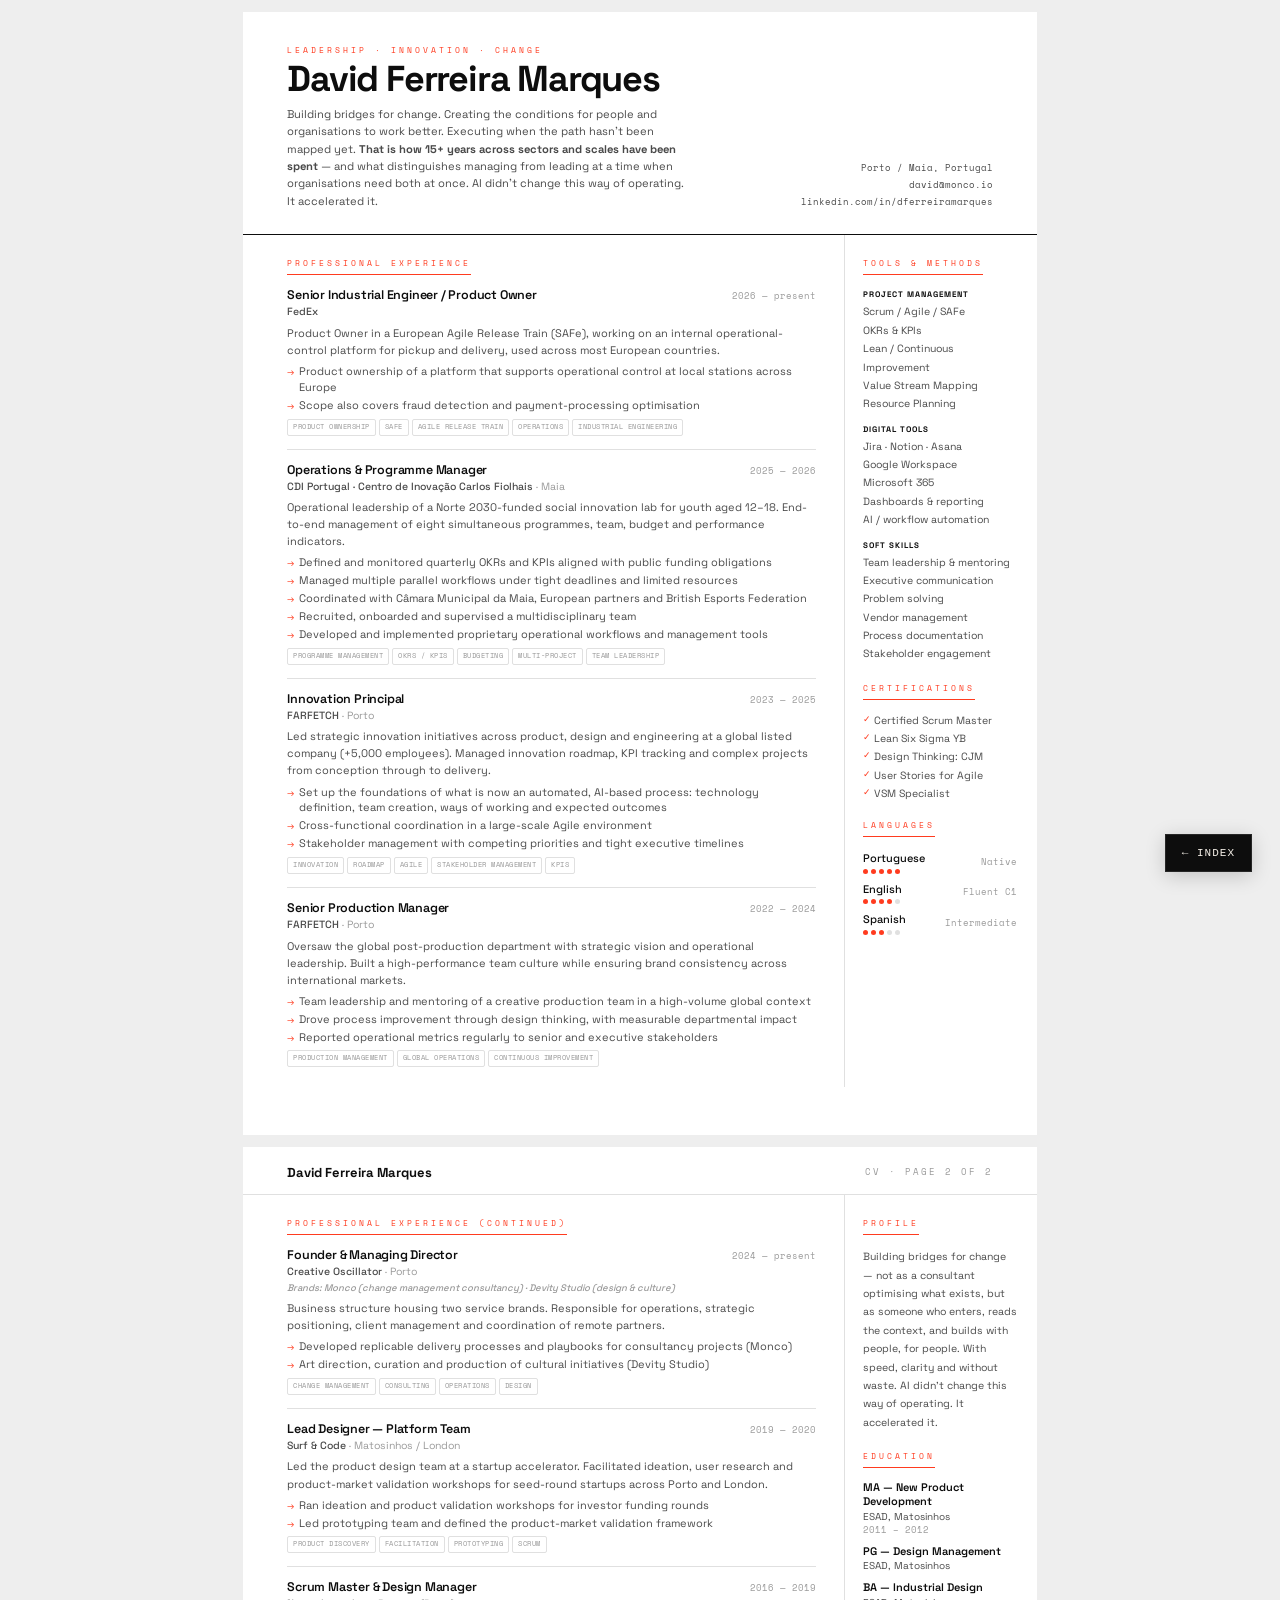
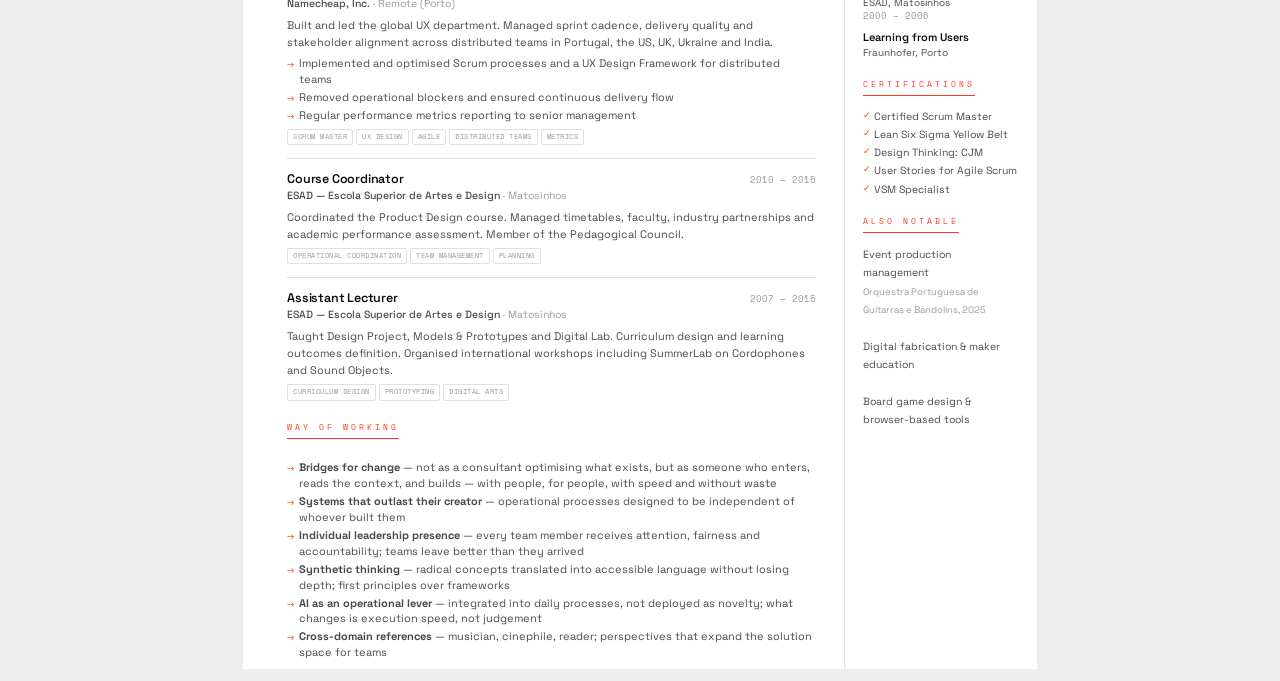
<file: cv/en.html>
<!DOCTYPE html>
<html lang="en">
<head>
<meta charset="UTF-8">
<title>David Ferreira Marques — CV</title>
<style>
  @import url('https://fonts.googleapis.com/css2?family=Space+Grotesk:wght@300;400;500;600;700&family=Space+Mono:wght@400;700&display=swap');

  :root {
    --ink: #0D0D0D;
    --mid: #4A4A4A;
    --light: #9A9A9A;
    --rule: #E0E0E0;
    --accent: #FF3B1F;
  }

  * { margin: 0; padding: 0; box-sizing: border-box; }

  html, body {
    font-family: 'Space Grotesk', sans-serif;
    font-size: 11.8px;
    line-height: 1.5;
    color: var(--ink);
    background: #eee;
  }

  /* ── PAGE SHELL ── */
  .page {
    width: 210mm;
    height: 297mm;
    background: white;
    margin: 12px auto;
    display: grid;
    grid-template-rows: auto 1fr;
    overflow: hidden;
  }

  @media print {
    @page { size: A4 portrait; margin: 0; }
    html, body { background: white; margin: 0; padding: 0; }
    .page {
      margin: 0;
      page-break-after: always;
      page-break-inside: avoid;
      break-after: page;
      break-inside: avoid;
    }
    .page:last-child { page-break-after: auto; break-after: auto; }
  }

  /* ── HEADER ── */
  .hdr {
    padding: 32px 44px 24px;
    border-bottom: 1.5px solid var(--ink);
    display: grid;
    grid-template-columns: 1fr auto;
    gap: 24px;
    align-items: end;
  }

  .eyebrow {
    font-family: 'Space Mono', monospace;
    font-size: 8px;
    text-transform: uppercase;
    letter-spacing: 3px;
    color: var(--accent);
    margin-bottom: 5px;
  }

  .name {
    font-size: 36px;
    font-weight: 700;
    letter-spacing: -1.2px;
    line-height: 1;
    margin-bottom: 9px;
  }

  .tagline { font-size: 11.2px; color: var(--mid); max-width: 400px; line-height: 1.55; }

  .contact { text-align: right; }
  .contact span, .contact a {
    display: block;
    font-family: 'Space Mono', monospace;
    font-size: 9px;
    color: var(--mid);
    text-decoration: none;
    line-height: 1.85;
  }

  /* ── PAGE 2 MINI HEADER ── */
  .hdr2 {
    padding: 16px 44px 12px;
    border-bottom: 1px solid var(--rule);
    display: flex;
    justify-content: space-between;
    align-items: center;
  }
  .hdr2-name { font-size: 13px; font-weight: 700; }
  .hdr2-pg { font-family: 'Space Mono', monospace; font-size: 8.5px; color: var(--light); text-transform: uppercase; letter-spacing: 2px; }

  /* ── BODY ── */
  .cols {
    display: grid;
    grid-template-columns: 1fr 192px;
    overflow: hidden;
    height: 100%;
    align-items: start;
  }

  .main { padding: 18px 28px 20px 44px; border-right: 1px solid var(--rule); overflow: hidden; max-height: 100%; }
  .side { padding: 18px 20px 20px 18px; overflow: hidden; max-height: 100%; }

  /* ── SECTION ── */
  .sec { margin-bottom: 16px; }
  .sec:last-child { margin-bottom: 0; }

  .lbl {
    font-family: 'Space Mono', monospace;
    font-size: 7.5px;
    text-transform: uppercase;
    letter-spacing: 3px;
    color: var(--accent);
    padding-bottom: 5px;
    border-bottom: 1.5px solid var(--accent);
    display: inline-block;
    margin-bottom: 13px;
  }

  /* ── JOB ── */
  .job { margin-bottom: 13px; padding-bottom: 13px; border-bottom: 1px solid var(--rule); }
  .job:last-child { border-bottom: none; margin-bottom: 0; padding-bottom: 0; }

  .jh { display: flex; justify-content: space-between; gap: 8px; margin-bottom: 1px; }
  .jt { font-size: 12.5px; font-weight: 600; letter-spacing: -0.2px; line-height: 1.2; }
  .jp { font-family: 'Space Mono', monospace; font-size: 8.5px; color: var(--light); white-space: nowrap; padding-top: 2px; }

  .jo { font-size: 10.5px; font-weight: 500; color: var(--mid); margin-bottom: 5px; }
  .jo .loc { color: var(--light); font-weight: 400; }
  .jo .sub { display: block; font-size: 9.5px; color: var(--light); font-style: italic; margin-top: 1px; }

  .jd { font-size: 11px; color: var(--mid); line-height: 1.55; margin-bottom: 5px; }

  ul.bul { list-style: none; margin-bottom: 5px; }
  ul.bul li {
    font-size: 11px; color: var(--mid); line-height: 1.45;
    padding-left: 12px; position: relative; margin-bottom: 2px;
  }
  ul.bul li::before { content: "→"; position: absolute; left: 0; color: var(--accent); font-size: 9px; top: 2px; }

  .tags { display: flex; flex-wrap: wrap; gap: 3px; margin-top: 5px; }
  .tag {
    font-family: 'Space Mono', monospace; font-size: 7px; text-transform: uppercase;
    letter-spacing: 0.5px; padding: 2px 5px; border: 1px solid var(--rule); color: var(--light); border-radius: 2px;
  }

  /* ── SIDEBAR ── */
  .side .sec { margin-bottom: 14px; }
  .sg { margin-bottom: 9px; }
  .sgn { font-size: 8px; font-weight: 700; text-transform: uppercase; letter-spacing: 1px; color: var(--ink); margin-bottom: 3px; }
  .sgl { font-size: 10.5px; color: var(--mid); line-height: 1.75; }

  .cert { font-size: 10.5px; color: var(--mid); line-height: 1.45; padding-left: 11px; position: relative; margin-bottom: 3px; }
  .cert::before { content: "✓"; position: absolute; left: 0; color: var(--accent); font-size: 8.5px; }

  .edu { margin-bottom: 8px; }
  .edeg { font-size: 11px; font-weight: 600; line-height: 1.25; }
  .esch { font-size: 10px; color: var(--mid); }
  .eyr  { font-family: 'Space Mono', monospace; font-size: 8.5px; color: var(--light); }

  .lang { display: flex; justify-content: space-between; align-items: center; margin-bottom: 7px; }
  .ln { font-size: 11px; font-weight: 500; }
  .ll { font-family: 'Space Mono', monospace; font-size: 8.5px; color: var(--light); }
  .dots { display: flex; gap: 3px; margin-top: 2px; }
  .d { width: 5px; height: 5px; border-radius: 50%; background: var(--rule); }
  .d.on { background: var(--accent); }

  .ptext { font-size: 10.5px; color: var(--mid); line-height: 1.6; }
</style>
</head>
<body>

<!-- ████████████████ PAGE 1 ████████████████ -->
<div class="page">

  <div class="hdr">
    <div>
      <div class="eyebrow">Leadership · Innovation · Change</div>
      <div class="name">David Ferreira Marques</div>
      <div class="tagline">Building bridges for change. Creating the conditions for people and organisations to work better. Executing when the path hasn't been mapped yet. <strong>That is how 15+ years across sectors and scales have been spent</strong> — and what distinguishes managing from leading at a time when organisations need both at once. AI didn't change this way of operating. It accelerated it.</div>
    </div>
    <div class="contact">
      <span>Porto / Maia, Portugal</span>
      <a href="mailto:david@monco.io">david@monco.io</a>
      <a href="https://linkedin.com/in/dferreiramarques">linkedin.com/in/dferreiramarques</a>
    </div>
  </div>

  <div class="cols">
    <div class="main">

      <div class="sec">
        <div class="lbl">Professional Experience</div>

        <div class="job">
          <div class="jh"><div class="jt">Senior Industrial Engineer / Product Owner</div><div class="jp">2026 — present</div></div>
          <div class="jo">FedEx</div>
          <div class="jd">Product Owner in a European Agile Release Train (SAFe), working on an internal operational-control platform for pickup and delivery, used across most European countries.</div>
          <ul class="bul">
            <li>Product ownership of a platform that supports operational control at local stations across Europe</li>
            <li>Scope also covers fraud detection and payment-processing optimisation</li>
          </ul>
          <div class="tags"><span class="tag">Product Ownership</span><span class="tag">SAFe</span><span class="tag">Agile Release Train</span><span class="tag">Operations</span><span class="tag">Industrial Engineering</span></div>
        </div>

        <div class="job">
          <div class="jh"><div class="jt">Operations &amp; Programme Manager</div><div class="jp">2025 — 2026</div></div>
          <div class="jo">CDI Portugal · Centro de Inovação Carlos Fiolhais <span class="loc">· Maia</span></div>
          <div class="jd">Operational leadership of a Norte 2030-funded social innovation lab for youth aged 12–18. End-to-end management of eight simultaneous programmes, team, budget and performance indicators.</div>
          <ul class="bul">
            <li>Defined and monitored quarterly OKRs and KPIs aligned with public funding obligations</li>
            <li>Managed multiple parallel workflows under tight deadlines and limited resources</li>
            <li>Coordinated with Câmara Municipal da Maia, European partners and British Esports Federation</li>
            <li>Recruited, onboarded and supervised a multidisciplinary team</li>
            <li>Developed and implemented proprietary operational workflows and management tools</li>
          </ul>
          <div class="tags"><span class="tag">Programme Management</span><span class="tag">OKRs / KPIs</span><span class="tag">Budgeting</span><span class="tag">Multi-project</span><span class="tag">Team Leadership</span></div>
        </div>

        <div class="job">
          <div class="jh"><div class="jt">Innovation Principal</div><div class="jp">2023 — 2025</div></div>
          <div class="jo">FARFETCH <span class="loc">· Porto</span></div>
          <div class="jd">Led strategic innovation initiatives across product, design and engineering at a global listed company (+5,000 employees). Managed innovation roadmap, KPI tracking and complex projects from conception through to delivery.</div>
          <ul class="bul">
            <li>Set up the foundations of what is now an automated, AI-based process: technology definition, team creation, ways of working and expected outcomes</li>
            <li>Cross-functional coordination in a large-scale Agile environment</li>
            <li>Stakeholder management with competing priorities and tight executive timelines</li>
          </ul>
          <div class="tags"><span class="tag">Innovation</span><span class="tag">Roadmap</span><span class="tag">Agile</span><span class="tag">Stakeholder Management</span><span class="tag">KPIs</span></div>
        </div>

        <div class="job">
          <div class="jh"><div class="jt">Senior Production Manager</div><div class="jp">2022 — 2024</div></div>
          <div class="jo">FARFETCH <span class="loc">· Porto</span></div>
          <div class="jd">Oversaw the global post-production department with strategic vision and operational leadership. Built a high-performance team culture while ensuring brand consistency across international markets.</div>
          <ul class="bul">
            <li>Team leadership and mentoring of a creative production team in a high-volume global context</li>
            <li>Drove process improvement through design thinking, with measurable departmental impact</li>
            <li>Reported operational metrics regularly to senior and executive stakeholders</li>
          </ul>
          <div class="tags"><span class="tag">Production Management</span><span class="tag">Global Operations</span><span class="tag">Continuous Improvement</span></div>
        </div>

      </div>
    </div>

    <div class="side">

      <div class="sec">
        <div class="lbl">Tools &amp; Methods</div>
        <div class="sg">
          <div class="sgn">Project Management</div>
          <div class="sgl">Scrum / Agile / SAFe<br>OKRs &amp; KPIs<br>Lean / Continuous Improvement<br>Value Stream Mapping<br>Resource Planning</div>
        </div>
        <div class="sg">
          <div class="sgn">Digital Tools</div>
          <div class="sgl">Jira · Notion · Asana<br>Google Workspace<br>Microsoft 365<br>Dashboards &amp; reporting<br>AI / workflow automation</div>
        </div>
        <div class="sg">
          <div class="sgn">Soft Skills</div>
          <div class="sgl">Team leadership &amp; mentoring<br>Executive communication<br>Problem solving<br>Vendor management<br>Process documentation<br>Stakeholder engagement</div>
        </div>
      </div>

      <div class="sec">
        <div class="lbl">Certifications</div>
        <div class="cert">Certified Scrum Master</div>
        <div class="cert">Lean Six Sigma YB</div>
        <div class="cert">Design Thinking: CJM</div>
        <div class="cert">User Stories for Agile</div>
        <div class="cert">VSM Specialist</div>
      </div>

      <div class="sec">
        <div class="lbl">Languages</div>
        <div class="lang">
          <div><div class="ln">Portuguese</div><div class="dots"><div class="d on"></div><div class="d on"></div><div class="d on"></div><div class="d on"></div><div class="d on"></div></div></div>
          <div class="ll">Native</div>
        </div>
        <div class="lang">
          <div><div class="ln">English</div><div class="dots"><div class="d on"></div><div class="d on"></div><div class="d on"></div><div class="d on"></div><div class="d"></div></div></div>
          <div class="ll">Fluent C1</div>
        </div>
        <div class="lang">
          <div><div class="ln">Spanish</div><div class="dots"><div class="d on"></div><div class="d on"></div><div class="d on"></div><div class="d"></div><div class="d"></div></div></div>
          <div class="ll">Intermediate</div>
        </div>
      </div>

    </div>
  </div>
</div>


<!-- ████████████████ PAGE 2 ████████████████ -->
<div class="page">

  <div class="hdr2">
    <div class="hdr2-name">David Ferreira Marques</div>
    <div class="hdr2-pg">CV · Page 2 of 2</div>
  </div>

  <div class="cols">
    <div class="main">

      <div class="sec">
        <div class="lbl">Professional Experience (continued)</div>

        <div class="job">
          <div class="jh"><div class="jt">Founder &amp; Managing Director</div><div class="jp">2024 — present</div></div>
          <div class="jo">Creative Oscillator <span class="loc">· Porto</span>
            <span class="sub">Brands: Monco (change management consultancy) · Devity Studio (design &amp; culture)</span>
          </div>
          <div class="jd">Business structure housing two service brands. Responsible for operations, strategic positioning, client management and coordination of remote partners.</div>
          <ul class="bul">
            <li>Developed replicable delivery processes and playbooks for consultancy projects (Monco)</li>
            <li>Art direction, curation and production of cultural initiatives (Devity Studio)</li>
          </ul>
          <div class="tags"><span class="tag">Change Management</span><span class="tag">Consulting</span><span class="tag">Operations</span><span class="tag">Design</span></div>
        </div>

        <div class="job">
          <div class="jh"><div class="jt">Lead Designer — Platform Team</div><div class="jp">2019 — 2020</div></div>
          <div class="jo">Surf &amp; Code <span class="loc">· Matosinhos / London</span></div>
          <div class="jd">Led the product design team at a startup accelerator. Facilitated ideation, user research and product-market validation workshops for seed-round startups across Porto and London.</div>
          <ul class="bul">
            <li>Ran ideation and product validation workshops for investor funding rounds</li>
            <li>Led prototyping team and defined the product-market validation framework</li>
          </ul>
          <div class="tags"><span class="tag">Product Discovery</span><span class="tag">Facilitation</span><span class="tag">Prototyping</span><span class="tag">Scrum</span></div>
        </div>

        <div class="job">
          <div class="jh"><div class="jt">Scrum Master &amp; Design Manager</div><div class="jp">2016 — 2019</div></div>
          <div class="jo">Namecheap, Inc. <span class="loc">· Remote (Porto)</span></div>
          <div class="jd">Built and led the global UX department. Managed sprint cadence, delivery quality and stakeholder alignment across distributed teams in Portugal, the US, UK, Ukraine and India.</div>
          <ul class="bul">
            <li>Implemented and optimised Scrum processes and a UX Design Framework for distributed teams</li>
            <li>Removed operational blockers and ensured continuous delivery flow</li>
            <li>Regular performance metrics reporting to senior management</li>
          </ul>
          <div class="tags"><span class="tag">Scrum Master</span><span class="tag">UX Design</span><span class="tag">Agile</span><span class="tag">Distributed Teams</span><span class="tag">Metrics</span></div>
        </div>

        <div class="job">
          <div class="jh"><div class="jt">Course Coordinator</div><div class="jp">2010 — 2015</div></div>
          <div class="jo">ESAD — Escola Superior de Artes e Design <span class="loc">· Matosinhos</span></div>
          <div class="jd">Coordinated the Product Design course. Managed timetables, faculty, industry partnerships and academic performance assessment. Member of the Pedagogical Council.</div>
          <div class="tags"><span class="tag">Operational Coordination</span><span class="tag">Team Management</span><span class="tag">Planning</span></div>
        </div>

        <div class="job">
          <div class="jh"><div class="jt">Assistant Lecturer</div><div class="jp">2007 — 2015</div></div>
          <div class="jo">ESAD — Escola Superior de Artes e Design <span class="loc">· Matosinhos</span></div>
          <div class="jd">Taught Design Project, Models &amp; Prototypes and Digital Lab. Curriculum design and learning outcomes definition. Organised international workshops including SummerLab on Cordophones and Sound Objects.</div>
          <div class="tags"><span class="tag">Curriculum Design</span><span class="tag">Prototyping</span><span class="tag">Digital Arts</span></div>
        </div>

      </div>

      <div class="sec">
        <div class="lbl">Way of Working</div>
        <ul class="bul" style="margin-top:8px;">
          <li><strong>Bridges for change</strong> — not as a consultant optimising what exists, but as someone who enters, reads the context, and builds — with people, for people, with speed and without waste</li>
          <li><strong>Systems that outlast their creator</strong> — operational processes designed to be independent of whoever built them</li>
          <li><strong>Individual leadership presence</strong> — every team member receives attention, fairness and accountability; teams leave better than they arrived</li>
          <li><strong>Synthetic thinking</strong> — radical concepts translated into accessible language without losing depth; first principles over frameworks</li>
          <li><strong>AI as an operational lever</strong> — integrated into daily processes, not deployed as novelty; what changes is execution speed, not judgement</li>
          <li><strong>Cross-domain references</strong> — musician, cinephile, reader; perspectives that expand the solution space for teams</li>
        </ul>
      </div>

    </div>

    <div class="side">

      <div class="sec">
        <div class="lbl">Profile</div>
        <div class="sgl">Building bridges for change — not as a consultant optimising what exists, but as someone who enters, reads the context, and builds with people, for people. With speed, clarity and without waste. AI didn't change this way of operating. It accelerated it.</div>
      </div>

      <div class="sec">
        <div class="lbl">Education</div>
        <div class="edu"><div class="edeg">MA — New Product Development</div><div class="esch">ESAD, Matosinhos</div><div class="eyr">2011 – 2012</div></div>
        <div class="edu"><div class="edeg">PG — Design Management</div><div class="esch">ESAD, Matosinhos</div></div>
        <div class="edu"><div class="edeg">BA — Industrial Design</div><div class="esch">ESAD, Matosinhos</div><div class="eyr">2000 – 2006</div></div>
        <div class="edu"><div class="edeg">Learning from Users</div><div class="esch">Fraunhofer, Porto</div></div>
      </div>

      <div class="sec">
        <div class="lbl">Certifications</div>
        <div class="cert">Certified Scrum Master</div>
        <div class="cert">Lean Six Sigma Yellow Belt</div>
        <div class="cert">Design Thinking: CJM</div>
        <div class="cert">User Stories for Agile Scrum</div>
        <div class="cert">VSM Specialist</div>
      </div>

      <div class="sec">
        <div class="lbl">Also Notable</div>
        <div class="sgl">
          Event production management<br>
          <span style="color:var(--light);font-size:9.5px;">Orquestra Portuguesa de Guitarras e Bandolins, 2025</span><br><br>
          Digital fabrication &amp; maker education<br><br>
          Board game design &amp; browser-based tools
        </div>
      </div>

    </div>
  </div>
</div>

<a href="../index.html" style="position:fixed;bottom:28px;right:28px;z-index:999;display:flex;align-items:center;gap:8px;background:#0D0D0D;color:#F5F0E8;font-family:monospace;font-size:11px;letter-spacing:1px;text-transform:uppercase;text-decoration:none;padding:10px 16px;border:1px solid rgba(255,255,255,0.1);box-shadow:0 4px 20px rgba(0,0,0,0.18);" onmouseover="this.style.background='#FF3B1F'" onmouseout="this.style.background='#0D0D0D'">← Index</a>
</body>
</html>
</file>
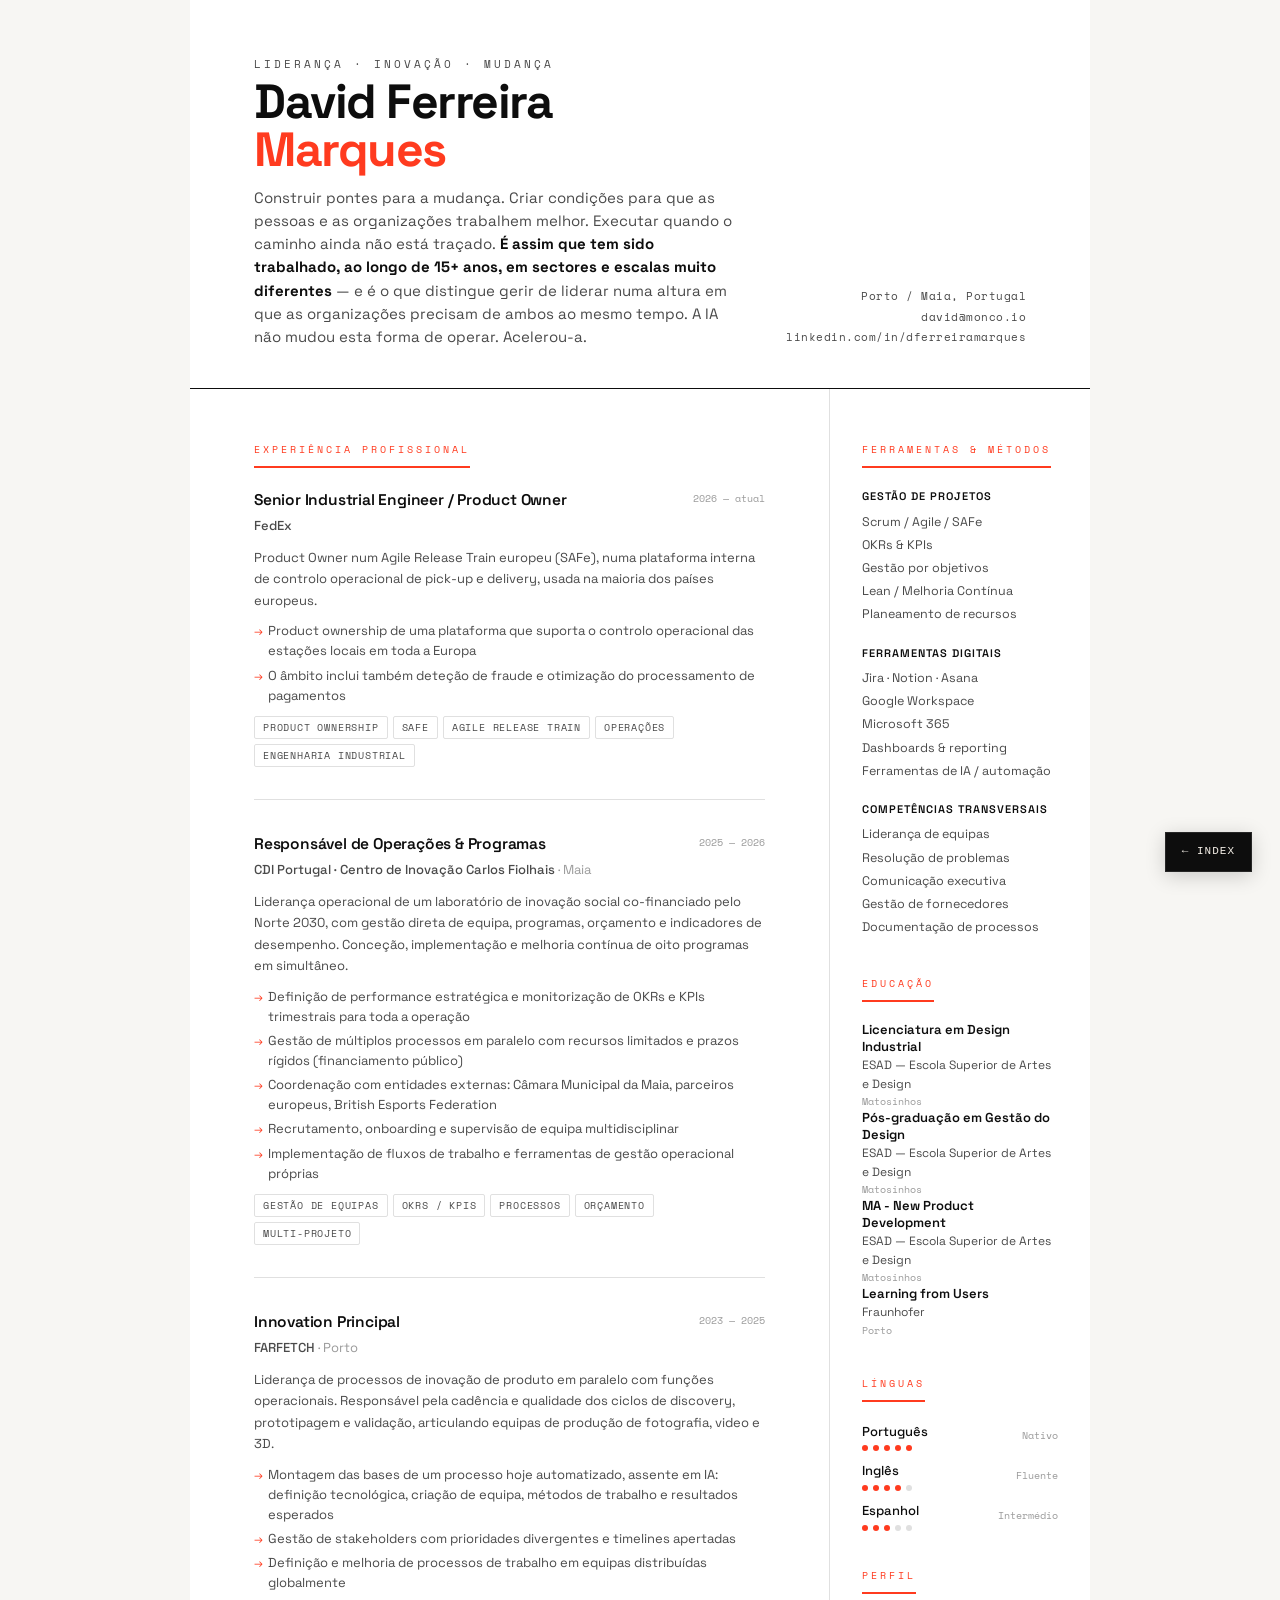
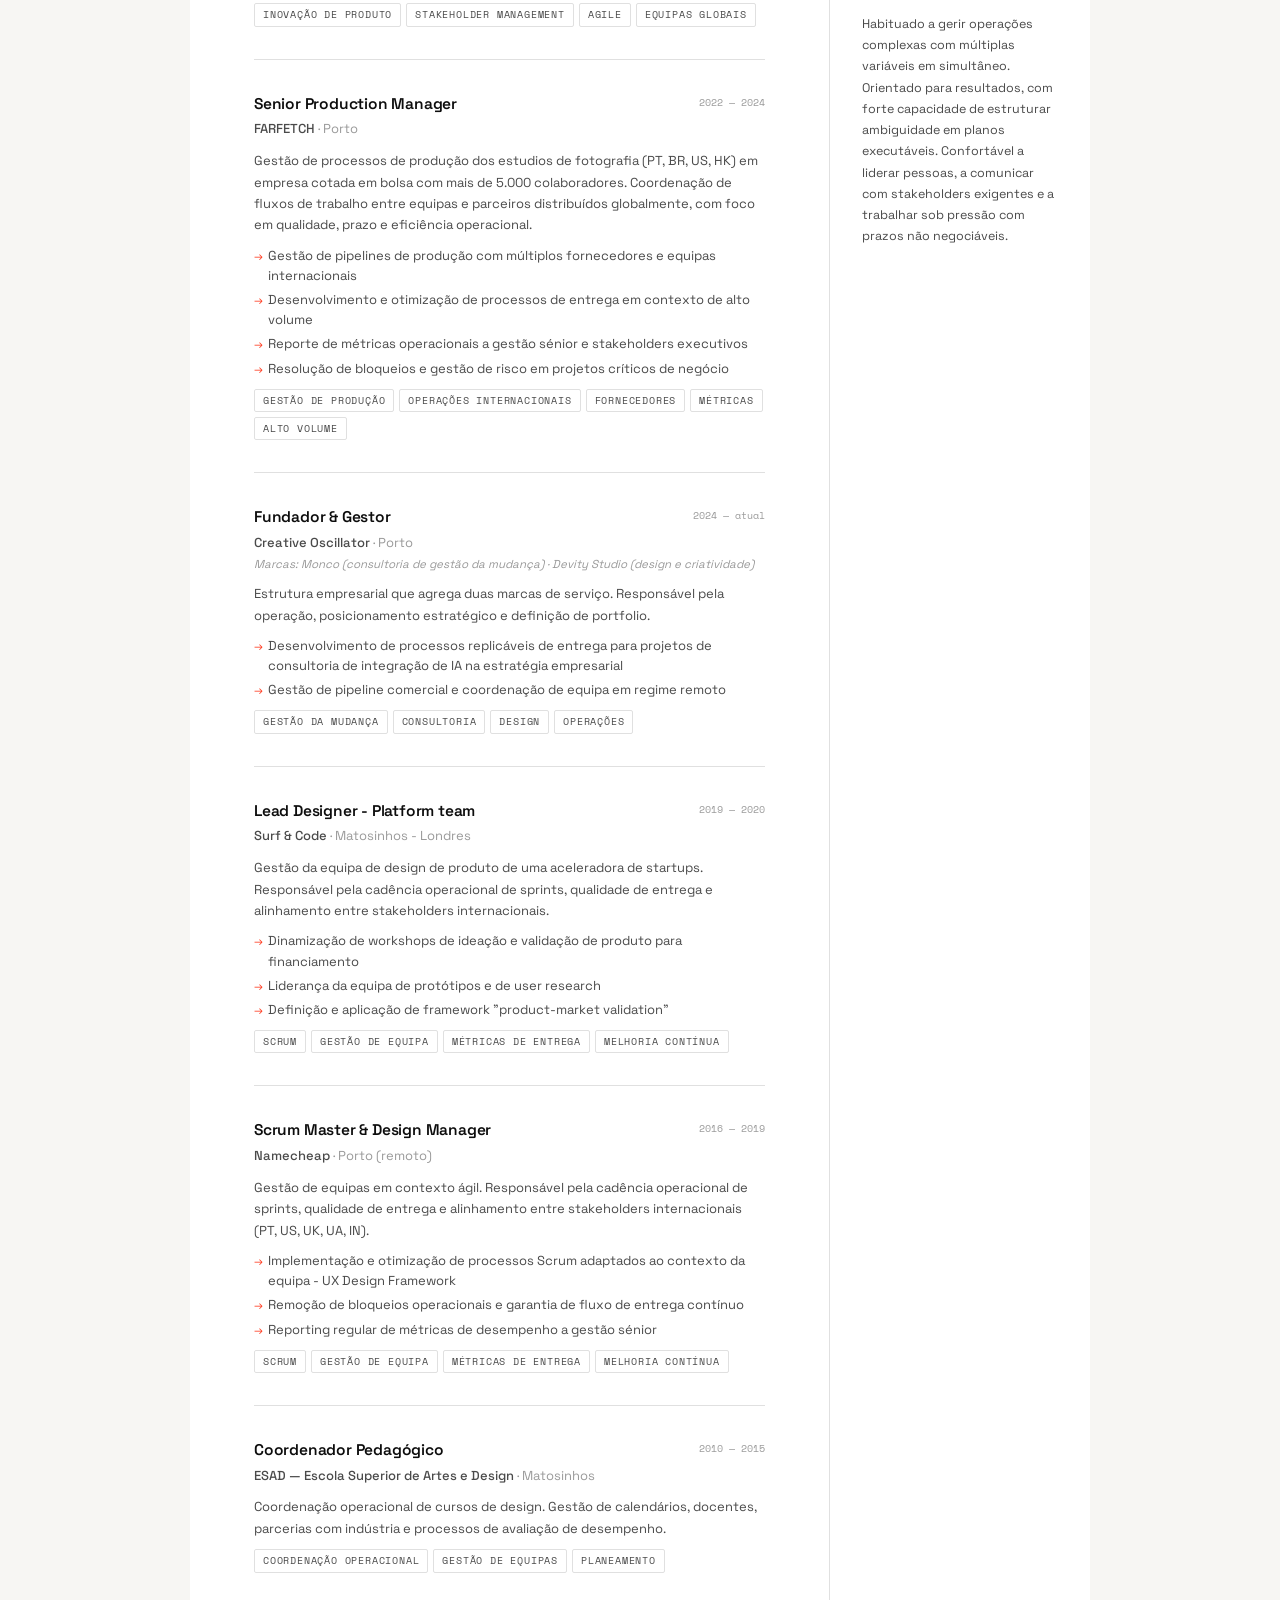
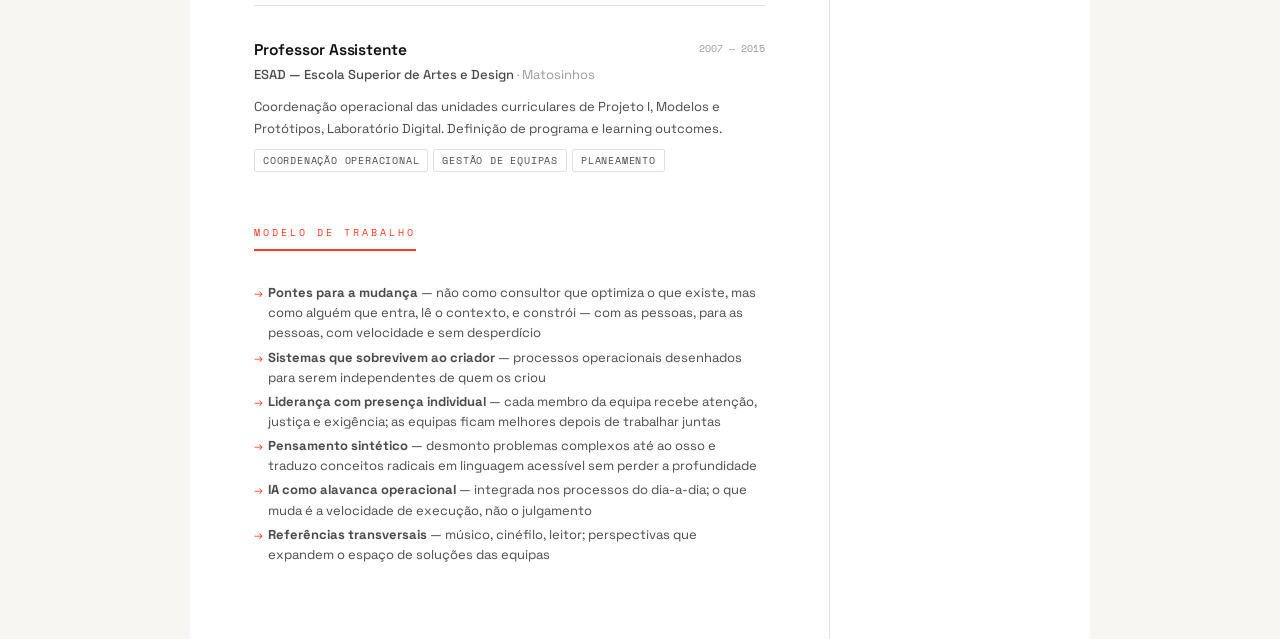
<file: cv/pt.html>
<!DOCTYPE html>
<html lang="pt">
<head>
<meta charset="UTF-8">
<meta name="viewport" content="width=device-width, initial-scale=1.0">
<title>David Ferreira Marques — CV · FedEx</title>
<style>
  @import url('https://fonts.googleapis.com/css2?family=Space+Grotesk:wght@300;400;500;600;700&family=Space+Mono:wght@400;700&display=swap');

  :root {
    --ink: #0D0D0D;
    --mid: #4A4A4A;
    --light: #9A9A9A;
    --rule: #E0E0E0;
    --accent: #FF3B1F;
    --white: #FFFFFF;
  }

  * { margin: 0; padding: 0; box-sizing: border-box; }

  body {
    font-family: 'Space Grotesk', sans-serif;
    background: #F7F6F3;
    color: var(--ink);
    font-size: 14px;
    line-height: 1.6;
  }

  .page {
    max-width: 900px;
    margin: 0 auto;
    background: var(--white);
    min-height: 100vh;
  }

  .header {
    padding: 56px 64px 40px;
    border-bottom: 1px solid var(--ink);
    display: grid;
    grid-template-columns: 1fr auto;
    gap: 32px;
    align-items: end;
  }

  .name { font-size: 48px; font-weight: 700; letter-spacing: -1.5px; line-height: 1; margin-bottom: 12px; }
  .name span { color: var(--accent); }

  .title-line { font-family: 'Space Mono', monospace; font-size: 11px; text-transform: uppercase; letter-spacing: 3px; color: var(--mid); margin-bottom: 4px; }
  .tagline { font-size: 15px; color: var(--mid); max-width: 480px; line-height: 1.55; }

  .contact-block { text-align: right; }
  .contact-block a, .contact-block span { display: block; font-family: 'Space Mono', monospace; font-size: 11px; color: var(--mid); text-decoration: none; letter-spacing: 0.5px; line-height: 1.9; }
  .contact-block a:hover { color: var(--accent); }

  .body { display: grid; grid-template-columns: 1fr 260px; }
  .main { padding: 48px 64px 64px; border-right: 1px solid var(--rule); }
  .sidebar { padding: 48px 32px 64px; }

  .section { margin-bottom: 48px; }

  .section-label { font-family: 'Space Mono', monospace; font-size: 10px; text-transform: uppercase; letter-spacing: 3px; color: var(--accent); margin-bottom: 20px; padding-bottom: 8px; border-bottom: 2px solid var(--accent); display: inline-block; }

  .job { margin-bottom: 32px; padding-bottom: 32px; border-bottom: 1px solid var(--rule); }
  .job:last-child { border-bottom: none; margin-bottom: 0; padding-bottom: 0; }

  .job-header { display: flex; justify-content: space-between; align-items: flex-start; gap: 16px; margin-bottom: 3px; }
  .job-title { font-size: 15.5px; font-weight: 600; letter-spacing: -0.2px; }
  .job-period { font-family: 'Space Mono', monospace; font-size: 10px; color: var(--light); white-space: nowrap; padding-top: 3px; }
  .job-org { font-size: 13px; font-weight: 500; color: var(--mid); margin-bottom: 10px; }
  .job-org .location { color: var(--light); font-weight: 400; }
  .job-org .sub { font-size: 11.5px; color: var(--light); font-weight: 400; display: block; margin-top: 1px; font-style: italic; }

  .job-desc { font-size: 13px; color: var(--mid); line-height: 1.65; margin-bottom: 10px; }

  .highlights { list-style: none; margin-bottom: 10px; }
  .highlights li { font-size: 13px; color: var(--mid); line-height: 1.55; padding-left: 14px; position: relative; margin-bottom: 4px; }
  .highlights li::before { content: "→"; position: absolute; left: 0; color: var(--accent); font-size: 11px; top: 2px; }

  .job-tags { display: flex; flex-wrap: wrap; gap: 5px; margin-top: 10px; }
  .tag { font-family: 'Space Mono', monospace; font-size: 9.5px; text-transform: uppercase; letter-spacing: 0.8px; padding: 3px 8px; border: 1px solid var(--rule); color: var(--mid); border-radius: 2px; }

  .sidebar .section { margin-bottom: 32px; }
  .skill-group { margin-bottom: 18px; }
  .skill-group-name { font-size: 11px; font-weight: 600; text-transform: uppercase; letter-spacing: 1px; color: var(--ink); margin-bottom: 5px; }
  .skill-list { font-size: 12.5px; color: var(--mid); line-height: 1.85; }

  .education-item { margin-bottom: 18px; }
  .edu-degree { font-size: 13px; font-weight: 600; line-height: 1.3; }
  .edu-school { font-size: 12px; color: var(--mid); }
  .edu-year { font-family: 'Space Mono', monospace; font-size: 10px; color: var(--light); }

  .lang-item { display: flex; justify-content: space-between; align-items: center; margin-bottom: 10px; }
  .lang-name { font-size: 13px; font-weight: 500; }
  .lang-level { font-family: 'Space Mono', monospace; font-size: 10px; color: var(--light); }
  .dot-row { display: flex; gap: 5px; margin-top: 3px; }
  .dot { width: 6px; height: 6px; border-radius: 50%; background: var(--rule); }
  .dot.filled { background: var(--accent); }

  @media print {
    body { background: white; }
    .page { max-width: 100%; }
    .header { padding: 40px 48px 32px; }
    .main { padding: 36px 48px 48px; }
    .sidebar { padding: 36px 28px 48px; }
    .name { font-size: 38px; }
  }
</style>
</head>
<body>
<div class="page">

  <header class="header">
    <div>
      <div class="title-line">Liderança · Inovação · Mudança</div>
      <h1 class="name">David Ferreira<br><span>Marques</span></h1>
      <p class="tagline">Construir pontes para a mudança. Criar condições para que as pessoas e as organizações trabalhem melhor. Executar quando o caminho ainda não está traçado. <strong style="color:#0D0D0D;">É assim que tem sido trabalhado, ao longo de 15+ anos, em sectores e escalas muito diferentes</strong> — e é o que distingue gerir de liderar numa altura em que as organizações precisam de ambos ao mesmo tempo. A IA não mudou esta forma de operar. Acelerou-a.</p>
    </div>
    <div class="contact-block">
      <span>Porto / Maia, Portugal</span>
      <a href="mailto:david@monco.io">david@monco.io</a>
      <a href="https://linkedin.com/in/dferreiramarques">linkedin.com/in/dferreiramarques</a>
    </div>
  </header>

  <div class="body">
    <main class="main">

      <section class="section">
        <div class="section-label">Experiência Profissional</div>

        <!-- FedEx -->
        <div class="job">
          <div class="job-header">
            <div class="job-title">Senior Industrial Engineer / Product Owner</div>
            <div class="job-period">2026 — atual</div>
          </div>
          <div class="job-org">FedEx</div>
          <p class="job-desc">Product Owner num Agile Release Train europeu (SAFe), numa plataforma interna de controlo operacional de pick-up e delivery, usada na maioria dos países europeus.</p>
          <ul class="highlights">
            <li>Product ownership de uma plataforma que suporta o controlo operacional das estações locais em toda a Europa</li>
            <li>O âmbito inclui também deteção de fraude e otimização do processamento de pagamentos</li>
          </ul>
          <div class="job-tags">
            <span class="tag">Product Ownership</span><span class="tag">SAFe</span><span class="tag">Agile Release Train</span><span class="tag">Operações</span><span class="tag">Engenharia Industrial</span>
          </div>
        </div>

        <!-- CICF -->
        <div class="job">
          <div class="job-header">
            <div class="job-title">Responsável de Operações & Programas</div>
            <div class="job-period">2025 — 2026</div>
          </div>
          <div class="job-org">CDI Portugal · Centro de Inovação Carlos Fiolhais <span class="location">· Maia</span></div>
          <p class="job-desc">Liderança operacional de um laboratório de inovação social co-financiado pelo Norte 2030, com gestão direta de equipa, programas, orçamento e indicadores de desempenho. Conceção, implementação e melhoria contínua de oito programas em simultâneo.</p>
          <ul class="highlights">
            <li>Definição de performance estratégica e monitorização de OKRs e KPIs trimestrais para toda a operação</li>
            <li>Gestão de múltiplos processos em paralelo com recursos limitados e prazos rígidos (financiamento público)</li>
            <li>Coordenação com entidades externas: Câmara Municipal da Maia, parceiros europeus, British Esports Federation</li>
            <li>Recrutamento, onboarding e supervisão de equipa multidisciplinar</li>
            <li>Implementação de fluxos de trabalho e ferramentas de gestão operacional próprias</li>
          </ul>
          <div class="job-tags">
            <span class="tag">Gestão de Equipas</span><span class="tag">OKRs / KPIs</span><span class="tag">Processos</span><span class="tag">Orçamento</span><span class="tag">Multi-projeto</span>
          </div>
        </div>

        <!-- FARFETCH Innovation Principal -->
        <div class="job">
          <div class="job-header">
            <div class="job-title">Innovation Principal</div>
            <div class="job-period">2023 — 2025</div>
          </div>
          <div class="job-org">FARFETCH <span class="location">· Porto</span></div>
          <p class="job-desc">Liderança de processos de inovação de produto em paralelo com funções operacionais. Responsável pela cadência e qualidade dos ciclos de discovery, prototipagem e validação, articulando equipas de produção de fotografia, video e 3D.</p>
          <ul class="highlights">
            <li>Montagem das bases de um processo hoje automatizado, assente em IA: definição tecnológica, criação de equipa, métodos de trabalho e resultados esperados</li>
            <li>Gestão de stakeholders com prioridades divergentes e timelines apertadas</li>
            <li>Definição e melhoria de processos de trabalho em equipas distribuídas globalmente</li>
          </ul>
          <div class="job-tags">
            <span class="tag">Inovação de Produto</span><span class="tag">Stakeholder Management</span><span class="tag">Agile</span><span class="tag">Equipas Globais</span>
          </div>
        </div>

        <!-- FARFETCH Gestor de Produção -->
        <div class="job">
          <div class="job-header">
            <div class="job-title">Senior Production Manager</div>
            <div class="job-period">2022 — 2024</div>
          </div>
          <div class="job-org">FARFETCH <span class="location">· Porto</span></div>
          <p class="job-desc">Gestão de processos de produção dos estudios de fotografia (PT, BR, US, HK) em empresa cotada em bolsa com mais de 5.000 colaboradores. Coordenação de fluxos de trabalho entre equipas e parceiros distribuídos globalmente, com foco em qualidade, prazo e eficiência operacional.</p>
          <ul class="highlights">
            <li>Gestão de pipelines de produção com múltiplos fornecedores e equipas internacionais</li>
            <li>Desenvolvimento e otimização de processos de entrega em contexto de alto volume</li>
            <li>Reporte de métricas operacionais a gestão sénior e stakeholders executivos</li>
            <li>Resolução de bloqueios e gestão de risco em projetos críticos de negócio</li>
          </ul>
          <div class="job-tags">
            <span class="tag">Gestão de Produção</span><span class="tag">Operações Internacionais</span><span class="tag">Fornecedores</span><span class="tag">Métricas</span><span class="tag">Alto Volume</span>
          </div>
        </div>

        <!-- Creative Oscillator -->
        <div class="job">
          <div class="job-header">
            <div class="job-title">Fundador & Gestor</div>
            <div class="job-period">2024 — atual</div>
          </div>
          <div class="job-org">Creative Oscillator <span class="location">· Porto</span>
            <span class="sub">Marcas: Monco (consultoria de gestão da mudança) · Devity Studio (design e criatividade)</span>
          </div>
          <p class="job-desc">Estrutura empresarial que agrega duas marcas de serviço. Responsável pela operação, posicionamento estratégico e definição de portfolio.</p>
          <ul class="highlights">
            <li>Desenvolvimento de processos replicáveis de entrega para projetos de consultoria de integração de IA na estratégia empresarial</li>
            <li>Gestão de pipeline comercial e coordenação de equipa em regime remoto</li>
          </ul>
          <div class="job-tags">
            <span class="tag">Gestão da Mudança</span><span class="tag">Consultoria</span><span class="tag">Design</span><span class="tag">Operações</span>
          </div>
        </div>

        
        <!-- Surf&Code -->
        <div class="job">
          <div class="job-header">
            <div class="job-title">Lead Designer - Platform team</div>
            <div class="job-period">2019 — 2020</div>
          </div>
          <div class="job-org">Surf & Code <span class="location">· Matosinhos - Londres</span></div>
          <p class="job-desc">Gestão da equipa de design de produto de uma aceleradora de startups. Responsável pela cadência operacional de sprints, qualidade de entrega e alinhamento entre stakeholders internacionais.</p>
          <ul class="highlights">
            <li>Dinamização de workshops de ideação e validação de produto para financiamento</li>
            <li>Liderança da equipa de protótipos e de user research</li>
            <li>Definição e aplicação de framework "product-market validation"</li>
          </ul>
          <div class="job-tags">
            <span class="tag">Scrum</span><span class="tag">Gestão de Equipa</span><span class="tag">Métricas de Entrega</span><span class="tag">Melhoria Contínua</span>
          </div>
        </div>

        <!-- Namecheap -->
        <div class="job">
          <div class="job-header">
            <div class="job-title">Scrum Master & Design Manager</div>
            <div class="job-period">2016 — 2019</div>
          </div>
          <div class="job-org">Namecheap <span class="location">· Porto (remoto)</span></div>
          <p class="job-desc">Gestão de equipas em contexto ágil. Responsável pela cadência operacional de sprints, qualidade de entrega e alinhamento entre stakeholders internacionais (PT, US, UK, UA, IN).</p>
          <ul class="highlights">
            <li>Implementação e otimização de processos Scrum adaptados ao contexto da equipa - UX Design Framework</li>
            <li>Remoção de bloqueios operacionais e garantia de fluxo de entrega contínuo</li>
            <li>Reporting regular de métricas de desempenho a gestão sénior</li>
          </ul>
          <div class="job-tags">
            <span class="tag">Scrum</span><span class="tag">Gestão de Equipa</span><span class="tag">Métricas de Entrega</span><span class="tag">Melhoria Contínua</span>
          </div>
        </div>

        <!-- ESAD -->
        <div class="job">
          <div class="job-header">
            <div class="job-title">Coordenador Pedagógico</div>
            <div class="job-period">2010 — 2015</div>
          </div>
          <div class="job-org">ESAD — Escola Superior de Artes e Design <span class="location">· Matosinhos</span></div>
          <p class="job-desc">Coordenação operacional de cursos de design. Gestão de calendários, docentes, parcerias com indústria e processos de avaliação de desempenho.</p>
          <div class="job-tags">
            <span class="tag">Coordenação Operacional</span><span class="tag">Gestão de Equipas</span><span class="tag">Planeamento</span>
          </div>
        </div>

        <div class="job">
          <div class="job-header">
            <div class="job-title">Professor Assistente</div>
            <div class="job-period">2007 — 2015</div>
          </div>
          <div class="job-org">ESAD — Escola Superior de Artes e Design <span class="location">· Matosinhos</span></div>
          <p class="job-desc">Coordenação operacional das unidades curriculares de Projeto I, Modelos e Protótipos, Laboratório Digital. Definição de programa e learning outcomes.</p>
          <div class="job-tags">
            <span class="tag">Coordenação Operacional</span><span class="tag">Gestão de Equipas</span><span class="tag">Planeamento</span>
          </div>
        </div>

      </section>

      <section class="section" style="margin-bottom:0">
        <div class="section-label">Modelo de Trabalho</div>
        <ul class="highlights" style="margin-top:12px">
          <li><strong>Pontes para a mudança</strong> — não como consultor que optimiza o que existe, mas como alguém que entra, lê o contexto, e constrói — com as pessoas, para as pessoas, com velocidade e sem desperdício</li>
          <li><strong>Sistemas que sobrevivem ao criador</strong> — processos operacionais desenhados para serem independentes de quem os criou</li>
          <li><strong>Liderança com presença individual</strong> — cada membro da equipa recebe atenção, justiça e exigência; as equipas ficam melhores depois de trabalhar juntas</li>
          <li><strong>Pensamento sintético</strong> — desmonto problemas complexos até ao osso e traduzo conceitos radicais em linguagem acessível sem perder a profundidade</li>
          <li><strong>IA como alavanca operacional</strong> — integrada nos processos do dia-a-dia; o que muda é a velocidade de execução, não o julgamento</li>
          <li><strong>Referências transversais</strong> — músico, cinéfilo, leitor; perspectivas que expandem o espaço de soluções das equipas</li>
        </ul>
      </section>

    </main>

    <aside class="sidebar">

      <section class="section">
        <div class="section-label">Ferramentas & Métodos</div>
        <div class="skill-group">
          <div class="skill-group-name">Gestão de Projetos</div>
          <div class="skill-list">Scrum / Agile / SAFe<br>OKRs & KPIs<br>Gestão por objetivos<br>Lean / Melhoria Contínua<br>Planeamento de recursos</div>
        </div>
        <div class="skill-group">
          <div class="skill-group-name">Ferramentas Digitais</div>
          <div class="skill-list">Jira · Notion · Asana<br>Google Workspace<br>Microsoft 365<br>Dashboards & reporting<br>Ferramentas de IA / automação</div>
        </div>
        <div class="skill-group">
          <div class="skill-group-name">Competências Transversais</div>
          <div class="skill-list">Liderança de equipas<br>Resolução de problemas<br>Comunicação executiva<br>Gestão de fornecedores<br>Documentação de processos</div>
        </div>
      </section>

      <section class="section">
        <div class="section-label">Educação</div>
        <div class="education-item">
          <div class="edu-degree">Licenciatura em Design Industrial</div>
          <div class="edu-school">ESAD — Escola Superior de Artes e Design</div>
          <div class="edu-year">Matosinhos</div>
          <div class="edu-degree">Pós-graduação em Gestão do Design</div>
          <div class="edu-school">ESAD — Escola Superior de Artes e Design</div>
          <div class="edu-year">Matosinhos</div>
          <div class="edu-degree">MA - New Product Development</div>
          <div class="edu-school">ESAD — Escola Superior de Artes e Design</div>
          <div class="edu-year">Matosinhos</div>
          <div class="edu-degree">Learning from Users</div>
          <div class="edu-school">Fraunhofer</div>
          <div class="edu-year">Porto</div>
        </div>
      </section>

      <section class="section">
        <div class="section-label">Línguas</div>
        <div class="lang-item">
          <div>
            <div class="lang-name">Português</div>
            <div class="dot-row"><div class="dot filled"></div><div class="dot filled"></div><div class="dot filled"></div><div class="dot filled"></div><div class="dot filled"></div></div>
          </div>
          <div class="lang-level">Nativo</div>
        </div>
        <div class="lang-item">
          <div>
            <div class="lang-name">Inglês</div>
            <div class="dot-row"><div class="dot filled"></div><div class="dot filled"></div><div class="dot filled"></div><div class="dot filled"></div><div class="dot"></div></div>
          </div>
          <div class="lang-level">Fluente</div>
        </div>
        <div class="lang-item">
          <div>
            <div class="lang-name">Espanhol</div>
            <div class="dot-row"><div class="dot filled"></div><div class="dot filled"></div><div class="dot filled"></div><div class="dot"></div><div class="dot"></div></div>
          </div>
          <div class="lang-level">Intermédio</div>
        </div>
      </section>

      <section class="section">
        <div class="section-label">Perfil</div>
        <div class="skill-list" style="line-height:1.7">
          Habituado a gerir operações complexas com múltiplas variáveis em simultâneo. Orientado para resultados, com forte capacidade de estruturar ambiguidade em planos executáveis. Confortável a liderar pessoas, a comunicar com stakeholders exigentes e a trabalhar sob pressão com prazos não negociáveis.
        </div>
      </section>

    </aside>
  </div>
</div>

<a href="../index.html" style="position:fixed;bottom:28px;right:28px;z-index:999;display:flex;align-items:center;gap:8px;background:#0D0D0D;color:#F5F0E8;font-family:monospace;font-size:11px;letter-spacing:1px;text-transform:uppercase;text-decoration:none;padding:10px 16px;border:1px solid rgba(255,255,255,0.1);box-shadow:0 4px 20px rgba(0,0,0,0.18);" onmouseover="this.style.background='#FF3B1F'" onmouseout="this.style.background='#0D0D0D'">← Index</a>

</body>
</html>
</file>
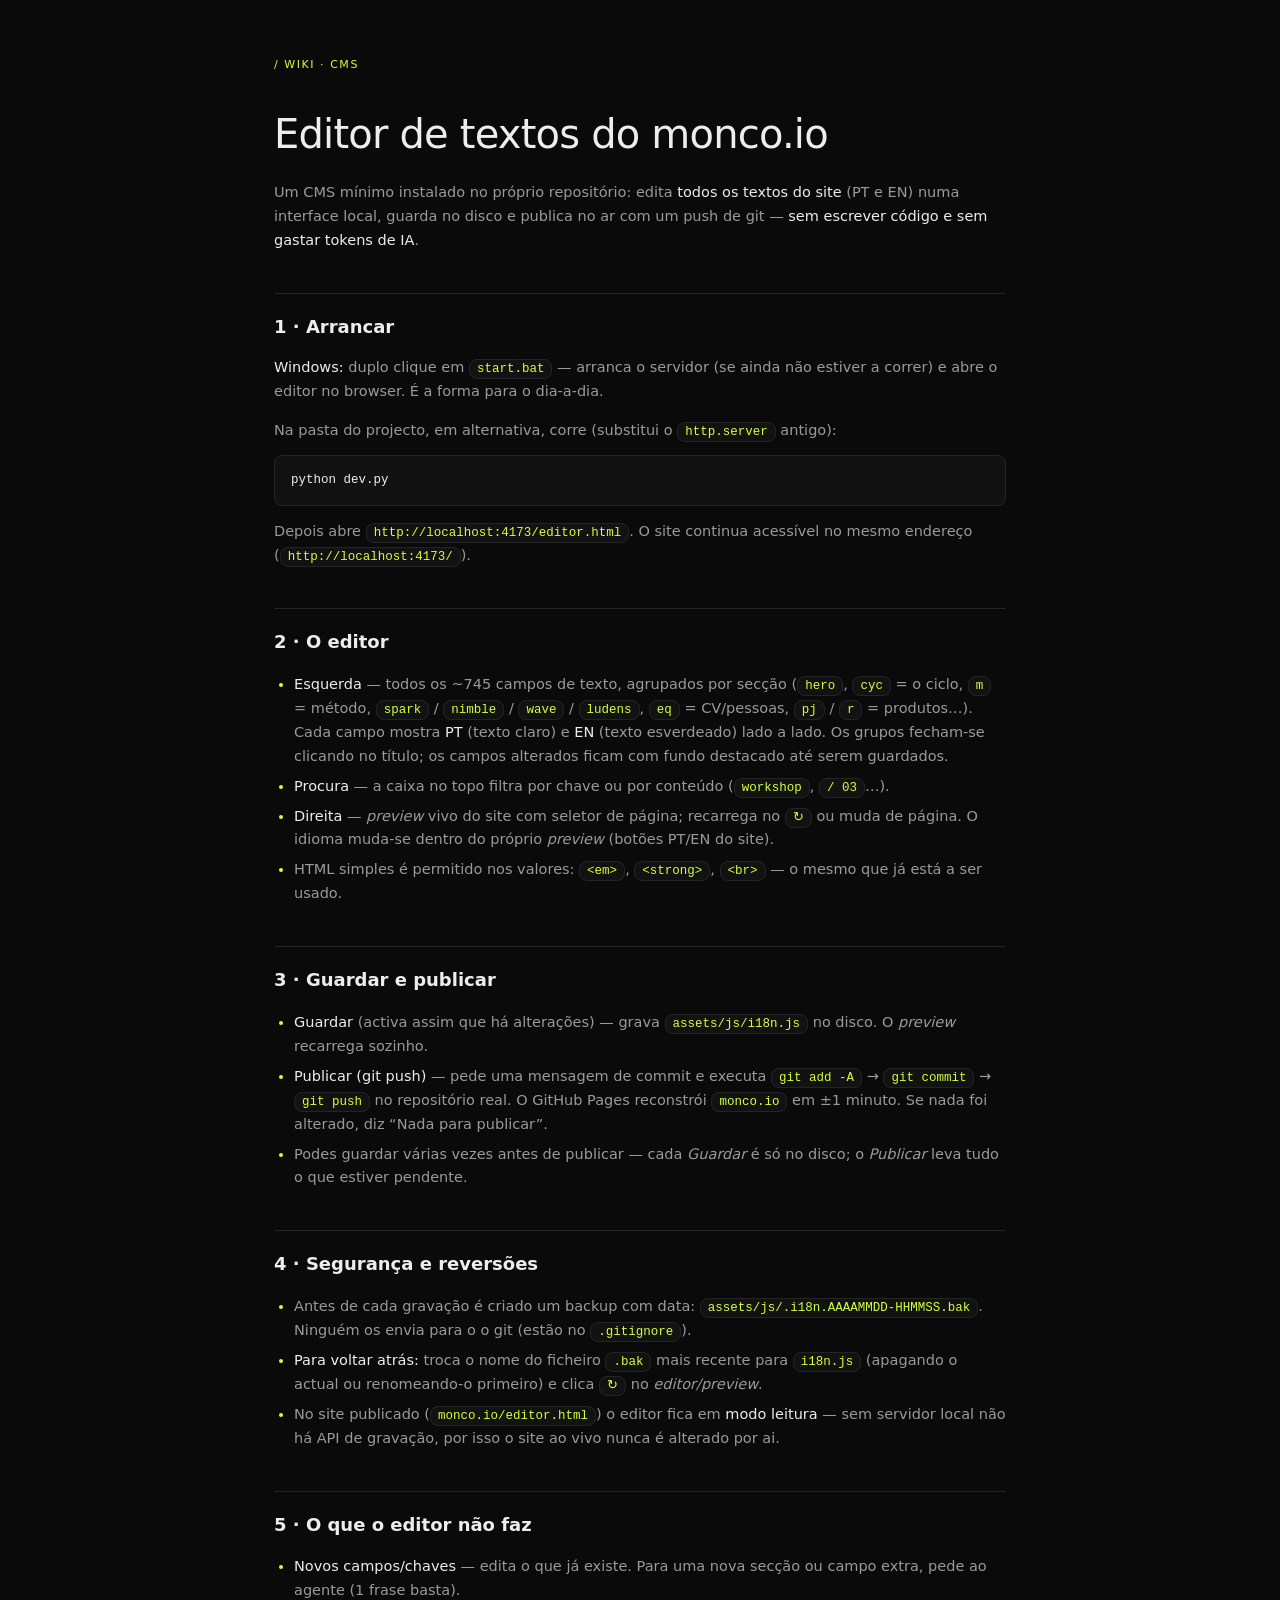
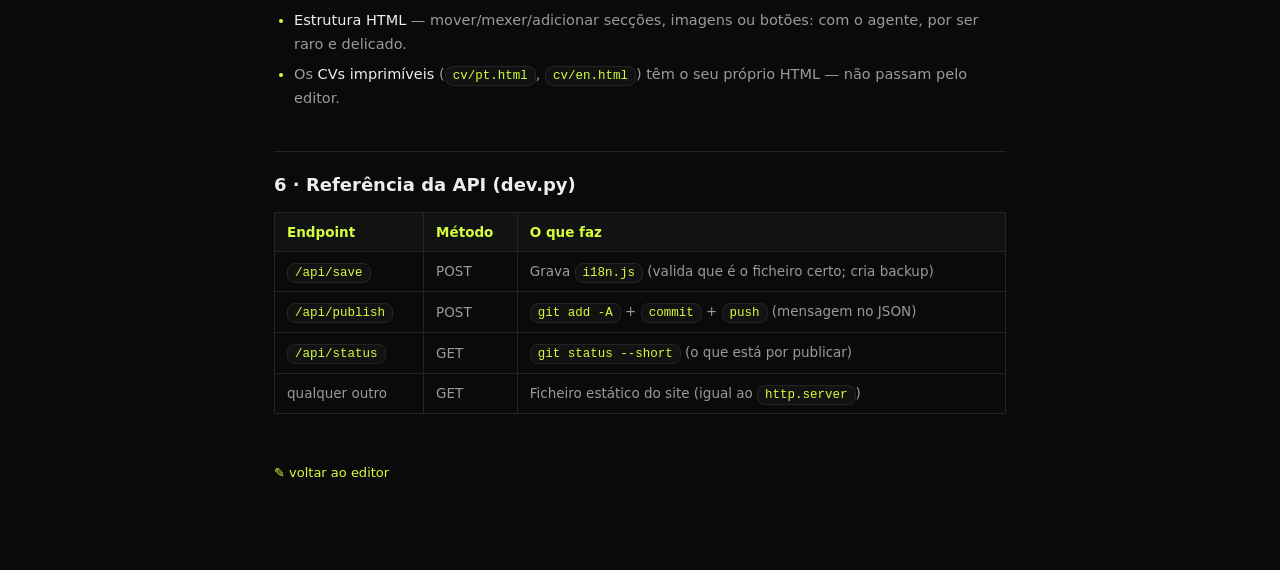
<file: docs/cms.html>
<!doctype html>
<html lang="pt">
<head>
<meta charset="utf-8">
<meta name="viewport" content="width=device-width,initial-scale=1">
<title>Wiki do CMS — monco.io</title>
<link rel="icon" type="image/svg+xml" href="data:image/svg+xml,%3Csvg xmlns='http://www.w3.org/2000/svg' viewBox='0 0 32 32'%3E%3Ccircle cx='16' cy='16' r='10' fill='%23d4ff3a'/%3E%3C/svg%3E">
<style>
  :root { --bg:#0a0a0a; --bg2:#121212; --br:#242424; --tx:#ededed; --dim:#9a9a9a; --lima:#d4ff3a; }
  * { box-sizing:border-box; }
  body { font-family:'IBM Plex Sans',system-ui,sans-serif; background:var(--bg); color:var(--tx); line-height:1.65; }
  .wrap { max-width: 780px; margin: 0 auto; padding: 48px 24px 80px; }
  .eyebrow { font-size:11px; letter-spacing:.14em; text-transform:uppercase; color:var(--lima); margin-bottom:10px; }
  h1 { font-weight:400; font-size:clamp(28px,4vw,40px); letter-spacing:-.02em; margin-bottom:8px; }
  h2 { font-weight:600; font-size:18px; margin:40px 0 12px; padding-top:18px; border-top:1px solid var(--br); }
  p, li { color:var(--dim); font-size:14.5px; }
  p { margin-bottom:12px; }
  strong { color:var(--tx); font-weight:500; }
  ul { padding-left:20px; margin-bottom:12px; }
  li { margin-bottom:6px; }
  li::marker { color:var(--lima); }
  code, pre { font-family:'IBM Plex Mono',monospace; background:var(--bg2); border:1px solid var(--br); border-radius:8px; }
  code { padding:2px 7px; font-size:12.5px; color:var(--lima); }
  pre { padding:14px 16px; margin:12px 0; font-size:12.5px; color:var(--tx); overflow-x:auto; line-height:1.7; }
  pre code { background:none; border:0; padding:0; color:var(--tx); }
  .btn-voltar { display:inline-block; margin-top:36px; color:var(--lima); font-size:13px; text-decoration:none; }
  .btn-voltar:hover { text-decoration:underline; }
  table { border-collapse:collapse; width:100%; margin:12px 0; font-size:13.5px; }
  th, td { text-align:left; padding:8px 12px; border:1px solid var(--br); color:var(--dim); }
  th { color:var(--lima); font-weight:600; background:var(--bg2); }
  .nota { border-left:3px solid var(--lima); padding:10px 14px; background:var(--bg2); border-radius:0 8px 8px 0; margin:14px 0; }
</style>
</head>
<body>
<div class="wrap">
  <div class="eyebrow">/ WIKI · CMS</div>
  <h1>Editor de textos do monco.io</h1>
  <p>Um CMS mínimo instalado no próprio repositório: edita <strong>todos os textos do site</strong> (PT e EN) numa interface local, guarda no disco e publica no ar com um push de git — <strong>sem escrever código e sem gastar tokens de IA</strong>.</p>

  <h2>1 · Arrancar</h2>
  <p><strong>Windows:</strong> duplo clique em <code>start.bat</code> — arranca o servidor (se ainda não estiver a correr) e abre o editor no browser. É a forma para o dia-a-dia.</p>
  <p>Na pasta do projecto, em alternativa, corre (substitui o <code>http.server</code> antigo):</p>
  <pre><code>python dev.py</code></pre>
  <p>Depois abre <code>http://localhost:4173/editor.html</code>. O site continua acessível no mesmo endereço (<code>http://localhost:4173/</code>).</p>

  <h2>2 · O editor</h2>
  <ul>
    <li><strong>Esquerda</strong> — todos os ~745 campos de texto, agrupados por secção (<code>hero</code>, <code>cyc</code> = o ciclo, <code>m</code> = método, <code>spark</code> / <code>nimble</code> / <code>wave</code> / <code>ludens</code>, <code>eq</code> = CV/pessoas, <code>pj</code> / <code>r</code> = produtos…). Cada campo mostra <strong>PT</strong> (texto claro) e <strong>EN</strong> (texto esverdeado) lado a lado. Os grupos fecham-se clicando no título; os campos alterados ficam com fundo destacado até serem guardados.</li>
    <li><strong>Procura</strong> — a caixa no topo filtra por chave ou por conteúdo (<code>workshop</code>, <code>/ 03</code>…).</li>
    <li><strong>Direita</strong> — <em>preview</em> vivo do site com seletor de página; recarrega no <code>↻</code> ou muda de página. O idioma muda-se dentro do próprio <em>preview</em> (botões PT/EN do site).</li>
    <li>HTML simples é permitido nos valores: <code>&lt;em&gt;</code>, <code>&lt;strong&gt;</code>, <code>&lt;br&gt;</code> — o mesmo que já está a ser usado.</li>
  </ul>

  <h2>3 · Guardar e publicar</h2>
  <ul>
    <li><strong>Guardar</strong> (activa assim que há alterações) — grava <code>assets/js/i18n.js</code> no disco. O <em>preview</em> recarrega sozinho.</li>
    <li><strong>Publicar (git push)</strong> — pede uma mensagem de commit e executa <code>git add -A</code> → <code>git commit</code> → <code>git push</code> no repositório real. O GitHub Pages reconstrói <code>monco.io</code> em ±1 minuto. Se nada foi alterado, diz “Nada para publicar”.</li>
    <li>Podes guardar várias vezes antes de publicar — cada <em>Guardar</em> é só no disco; o <em>Publicar</em> leva tudo o que estiver pendente.</li>
  </ul>

  <h2>4 · Segurança e reversões</h2>
  <ul>
    <li>Antes de cada gravação é criado um backup com data: <code>assets/js/.i18n.AAAAMMDD-HHMMSS.bak</code>. Ninguém os envia para o o git (estão no <code>.gitignore</code>).</li>
    <li><strong>Para voltar atrás:</strong> troca o nome do ficheiro <code>.bak</code> mais recente para <code>i18n.js</code> (apagando o actual ou renomeando-o primeiro) e clica <code>↻</code> no <em>editor/preview</em>.</li>
    <li>No site publicado (<code>monco.io/editor.html</code>) o editor fica em <strong>modo leitura</strong> — sem servidor local não há API de gravação, por isso o site ao vivo nunca é alterado por ai.</li>
  </ul>

  <h2>5 · O que o editor não faz</h2>
  <ul>
    <li><strong>Novos campos/chaves</strong> — edita o que já existe. Para uma nova secção ou campo extra, pede ao agente (1 frase basta).</li>
    <li><strong>Estrutura HTML</strong> — mover/mexer/adicionar secções, imagens ou botões: com o agente, por ser raro e delicado.</li>
    <li>Os <strong>CVs imprimíveis</strong> (<code>cv/pt.html</code>, <code>cv/en.html</code>) têm o seu próprio HTML — não passam pelo editor.</li>
  </ul>

  <h2>6 · Referência da API (dev.py)</h2>
  <table>
    <tr><th>Endpoint</th><th>Método</th><th>O que faz</th></tr>
    <tr><td><code>/api/save</code></td><td>POST</td><td>Grava <code>i18n.js</code> (valida que é o ficheiro certo; cria backup)</td></tr>
    <tr><td><code>/api/publish</code></td><td>POST</td><td><code>git add -A</code> + <code>commit</code> + <code>push</code> (mensagem no JSON)</td></tr>
    <tr><td><code>/api/status</code></td><td>GET</td><td><code>git status --short</code> (o que está por publicar)</td></tr>
    <tr><td>qualquer outro</td><td>GET</td><td>Ficheiro estático do site (igual ao <code>http.server</code>)</td></tr>
  </table>

  <a class="btn-voltar" href="/editor.html">✎ voltar ao editor</a>
</div>
</body>
</html>
</file>
